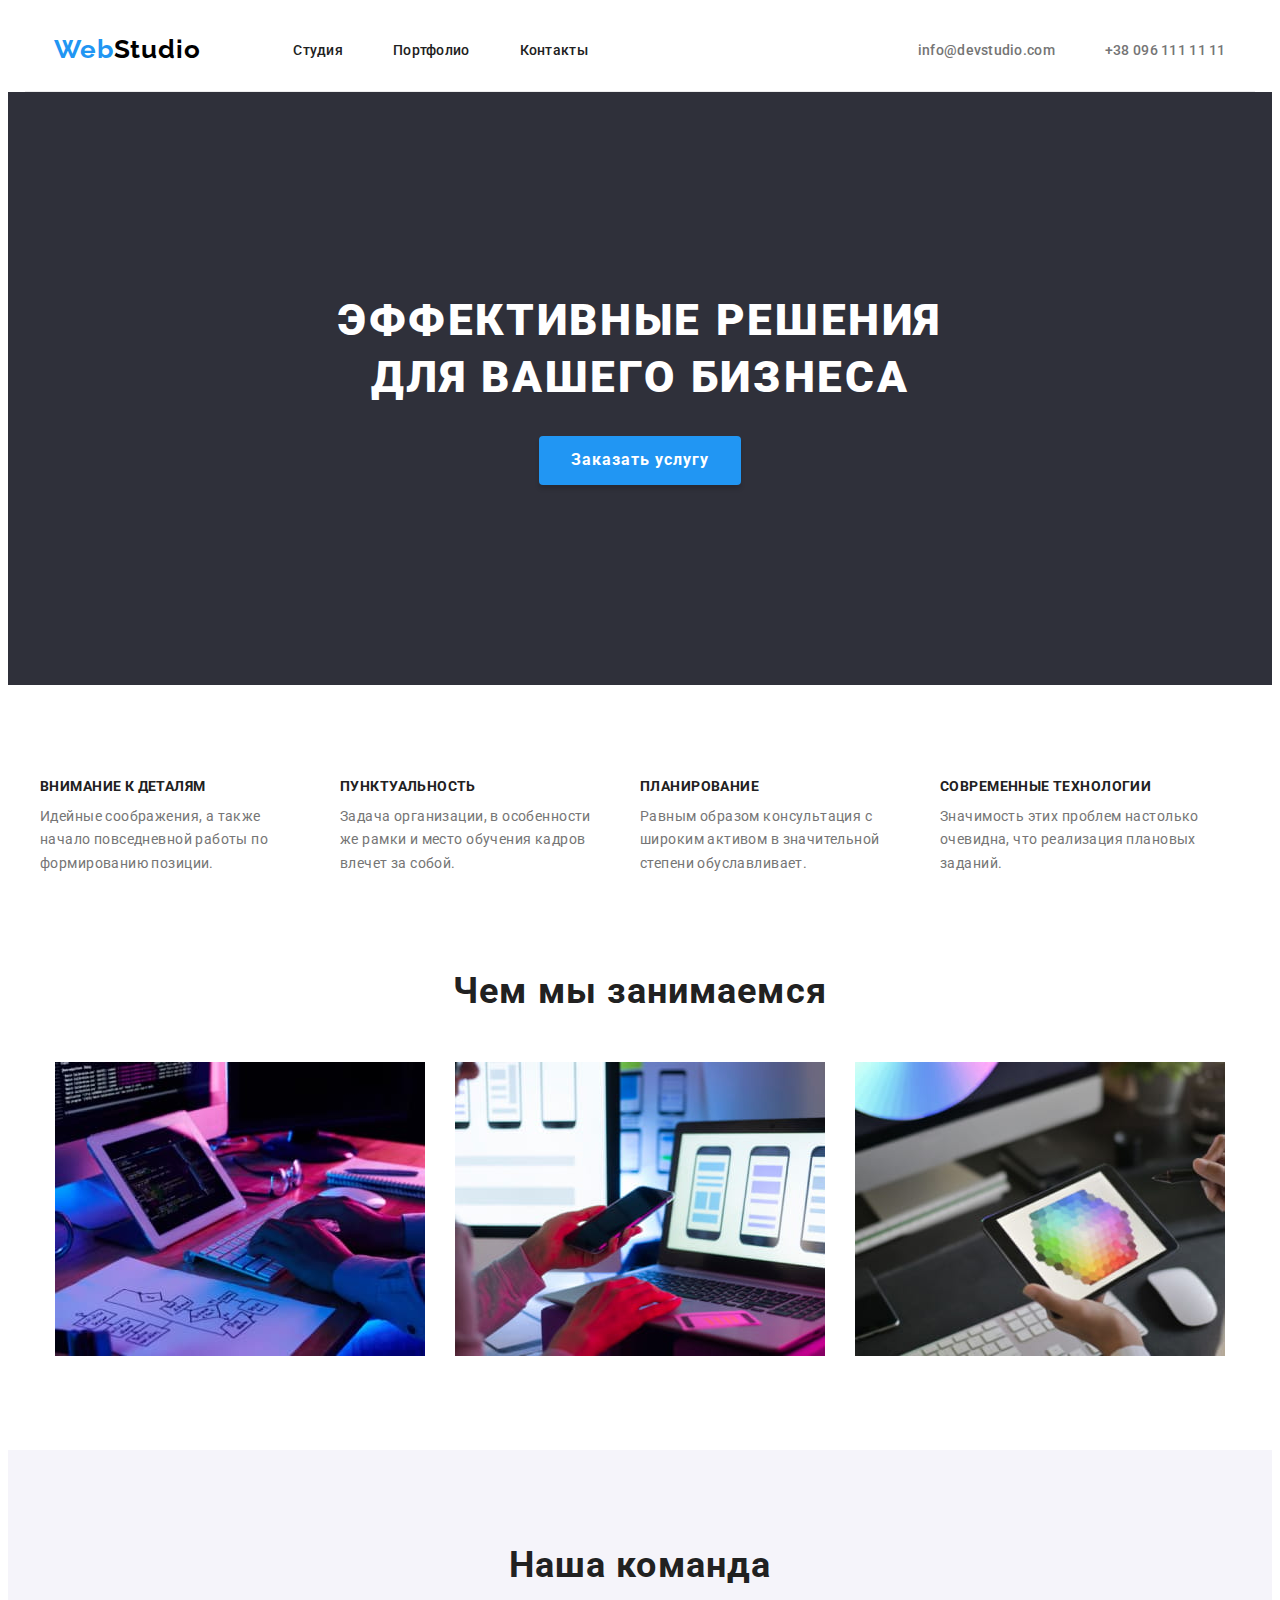
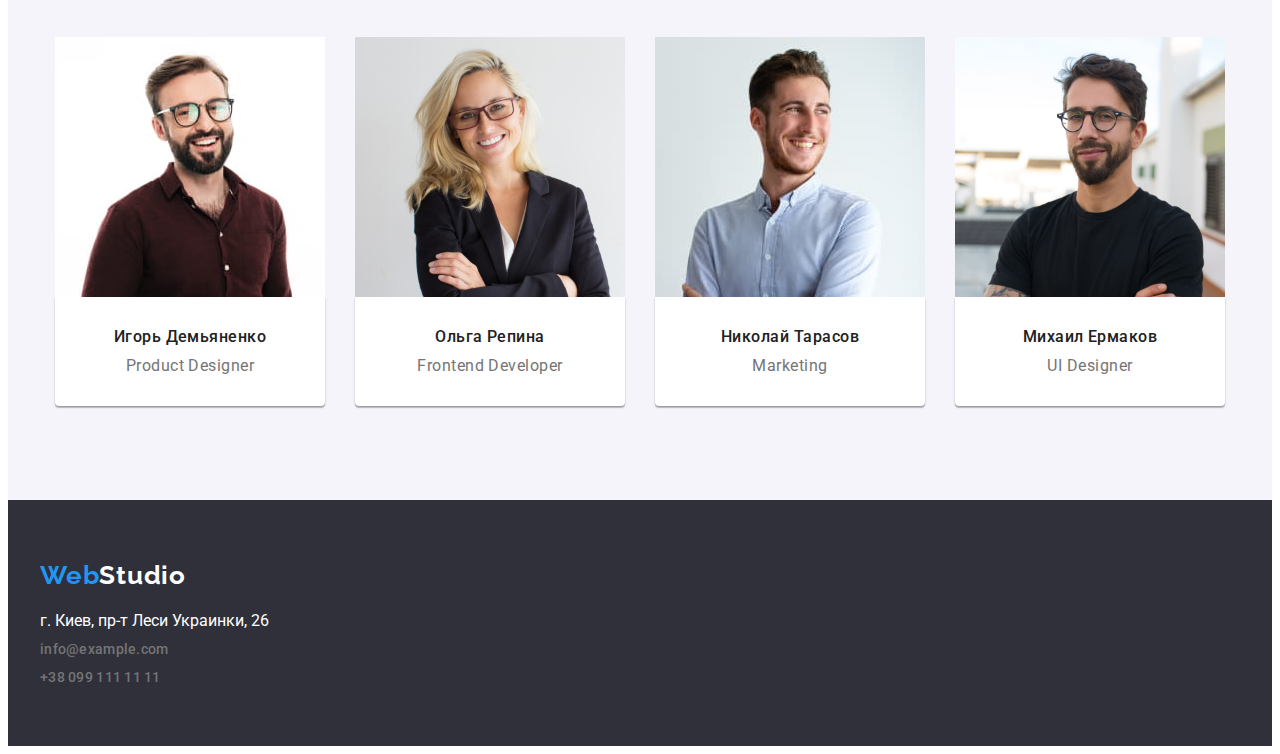
<file: index.html>
<!DOCTYPE html>
<html lang="en">
<head>
    <meta charset="UTF-8">
    <meta http-equiv="X-UA-Compatible" content="IE=edge">
    <meta name="viewport" content="width=device-width, initial-scale=1.0">
    <title>Document</title>
    <link rel="stylesheet" href="https://cdnjs.cloudflare.com/ajax/libs/modern-normalize/1.1.0/modern-normalize.min.css"
        integrity="sha512-wpPYUAdjBVSE4KJnH1VR1HeZfpl1ub8YT/NKx4PuQ5NmX2tKuGu6U/JRp5y+Y8XG2tV+wKQpNHVUX03MfMFn9Q=="
        crossorigin="anonymous" referrerpolicy="no-referrer" />
    <link href="https://fonts.googleapis.com/css2?family=Raleway:wght@700&family=Roboto:wght@400;500;700;900&display=swap"
        rel="stylesheet">
    <link rel="stylesheet" href="./css/style.css" />
</head>
<body>
    <header class="header-one">
    
        <!--navigation section-->
    
        <div class="header-container container">
                <nav class="navigation">
                    <a href="#" class=" header-logo-link logo-link">Web<span class="  logo-dark-link">Studio</span></a>
                    <ul class="navigation-list">
                        <li class="navigation-item">
                            <a href="./index.html" class="navigation-link">Студия</a>
                        </li>
                        <li class="navigation-item">
                            <a href="./portfolio.html" class="navigation-link">Портфолио</a>
                        </li>
                        <li class="navigation-item">
                            <a href="#" class="navigation-link">Контакты</a>
                        </li>
                    </ul>
    
                </nav>
            <!--contacts section-->
                    <ul class="contacts-list">
                        <li class="contacts-item">
                            <a href="mailto:info@devstudio.com" class="contacts mail-link">info@devstudio.com</a>
                        </li>
                        <li class="contacts-item">
                            <a href="tel:+380961111111" class="contacts phone-link"> +38 096 111 11 11</a>
                        </li>
                    </ul>
        </div>
        
    
    
    
    
    </header>
    
    <main class="section-main-one">
        <!--HERO-->
        <section class="hero">
            <div class="container">
                <h1 class="hero-title">Эффективные решения для вашего бизнеса </h1>
                <button type="button" class="button hero-btn"> Заказать услугу</button>
            </div>
    
        </section>
    
        <!--why we section-->
                <section class="features">
                    <div class="container features-container">
                        <h2 class="features-title visually-hidden"> особенности </h2>
                        <ul class="features-list">
                            <li class="features-item">
                                    <h3 class="features-subtitle">Внимание к деталям</h3>
                                    <p class="features-text">Идейные соображения, а также начало повседневной работы по
                                        формированию позиции.
                                    </p>
                            </li>
    
                            <li class="features-item"> 
                                    <h3 class="features-subtitle">Пунктуальность</h3>
                                    <p class="features-text">Задача организации, в особенности же рамки и место обучения
                                        кадров влечет за собой.</p>
                            </li>
    
                            <li class="features-item">
                                    <h3 class="features-subtitle">Планирование</h3>
                                    <p class="features-text">Равным образом консультация с широким активом в значительной
                                        степени обуславливает.</p>
                            </li>
    
                            <li class="features-item">
                                    <h3 class="features-subtitle">Современные технологии</h3>
                                    <p class="features-text">Значимость этих проблем настолько очевидна, что реализация
                                        плановых заданий.</p>
                            </li>
                        </ul>
                    </div> 
                </section>
                <!--about us section-->
                <section class="about">
                    <div class="container about-container">
                        <h2 class="about-title">Чем мы занимаемся</h2>
                        <ul class="about-list">
                            <li class="about-item">
                                <img class="desktop" src="images/desktop.jpg" alt="Десктопные приложения"
                                    width="370">
                            </li>
                            <li class="about-item">
                                <img class="mobile" src="images/mobile.jpg" alt="Мобильные приложения" width="370">
                            </li>
                            <li class="about-item">
                                <img class="dezign" src="images/dezign.jpg" alt="Дизайнерские решения"
                                    width="370">
                            </li>
                        </ul>
                    </div>
                </section>
        <!--our team-->
        <section class="team">
            <div class="container team-container">
                <h2 class="team-title">Наша команда</h2>
                <ul class="team-list">
    
                    <li class="team-item">
                        <img src="images/glassman.jpg" alt="Игорь Демьяненко" width="270">
                        <div class="team-card">
                        <h3 class="team-subtitle">Игорь Демьяненко</h3>
                        <p class="team-positions">Product Designer</p>
                        </div>
                    </li>
                    <li class="team-item">
                        <img src="images/blondgirl.jpg" alt="Ольга Репина" width="270">
                        <div class="team-card"> 
                        <h3 class="team-subtitle">Ольга Репина</h3>
                        <p class="team-positions">Frontend Developer</p>
                        </div>
                    </li>
                    <li class="team-item">
                        <img src="images/t-shirtman.jpg" alt="Николай Тарасов" width="270">
                        <div class="team-card">
                        <h3 class="team-subtitle">Николай Тарасов</h3>
                        <p class="team-positions">Marketing</p>
                        </div>
                    </li>
                    <li class="team-item">
                        <img src="images/maninblack.jpg" alt="Михаил Ермаков" width="270">
                        <div class="team-card"> 
                        <h3 class="team-subtitle">Михаил Ермаков</h3>
                        <p class="team-positions">UI Designer</p>
                        </div>
                    </li>
    
                </ul>
            </div>
        </section>
    </main>
    
    
    
    <footer class="footer-one">
    
    
        <!--footer section-->
            <div class="container">
                    <a href="#WebStudio" class="footer-logo logo-link">Web<span class="footer-logo logo-light-link">Studio</span></a>
                <address class="footer-address address">
                    <ul class="footer-list">
                        <li class="footer-item">
                            <a href="#" class="footer-addr">г. Киев, пр-т Леси Украинки, 26</a>
                        </li>
                        <li class="footer-item">
                            <a href="mailto:info@example.com" class="contacts mail-link">info@example.com</a>
                        </li>
                        <li class="footer-item ">
                            <a href="tel:+380991111111" class="contacts phone-link">+38 099 111 11 11</a>
                        </li>
                    </ul>
                </address>
            </div>
    
   
    </footer>
</body>
</html>
</file>
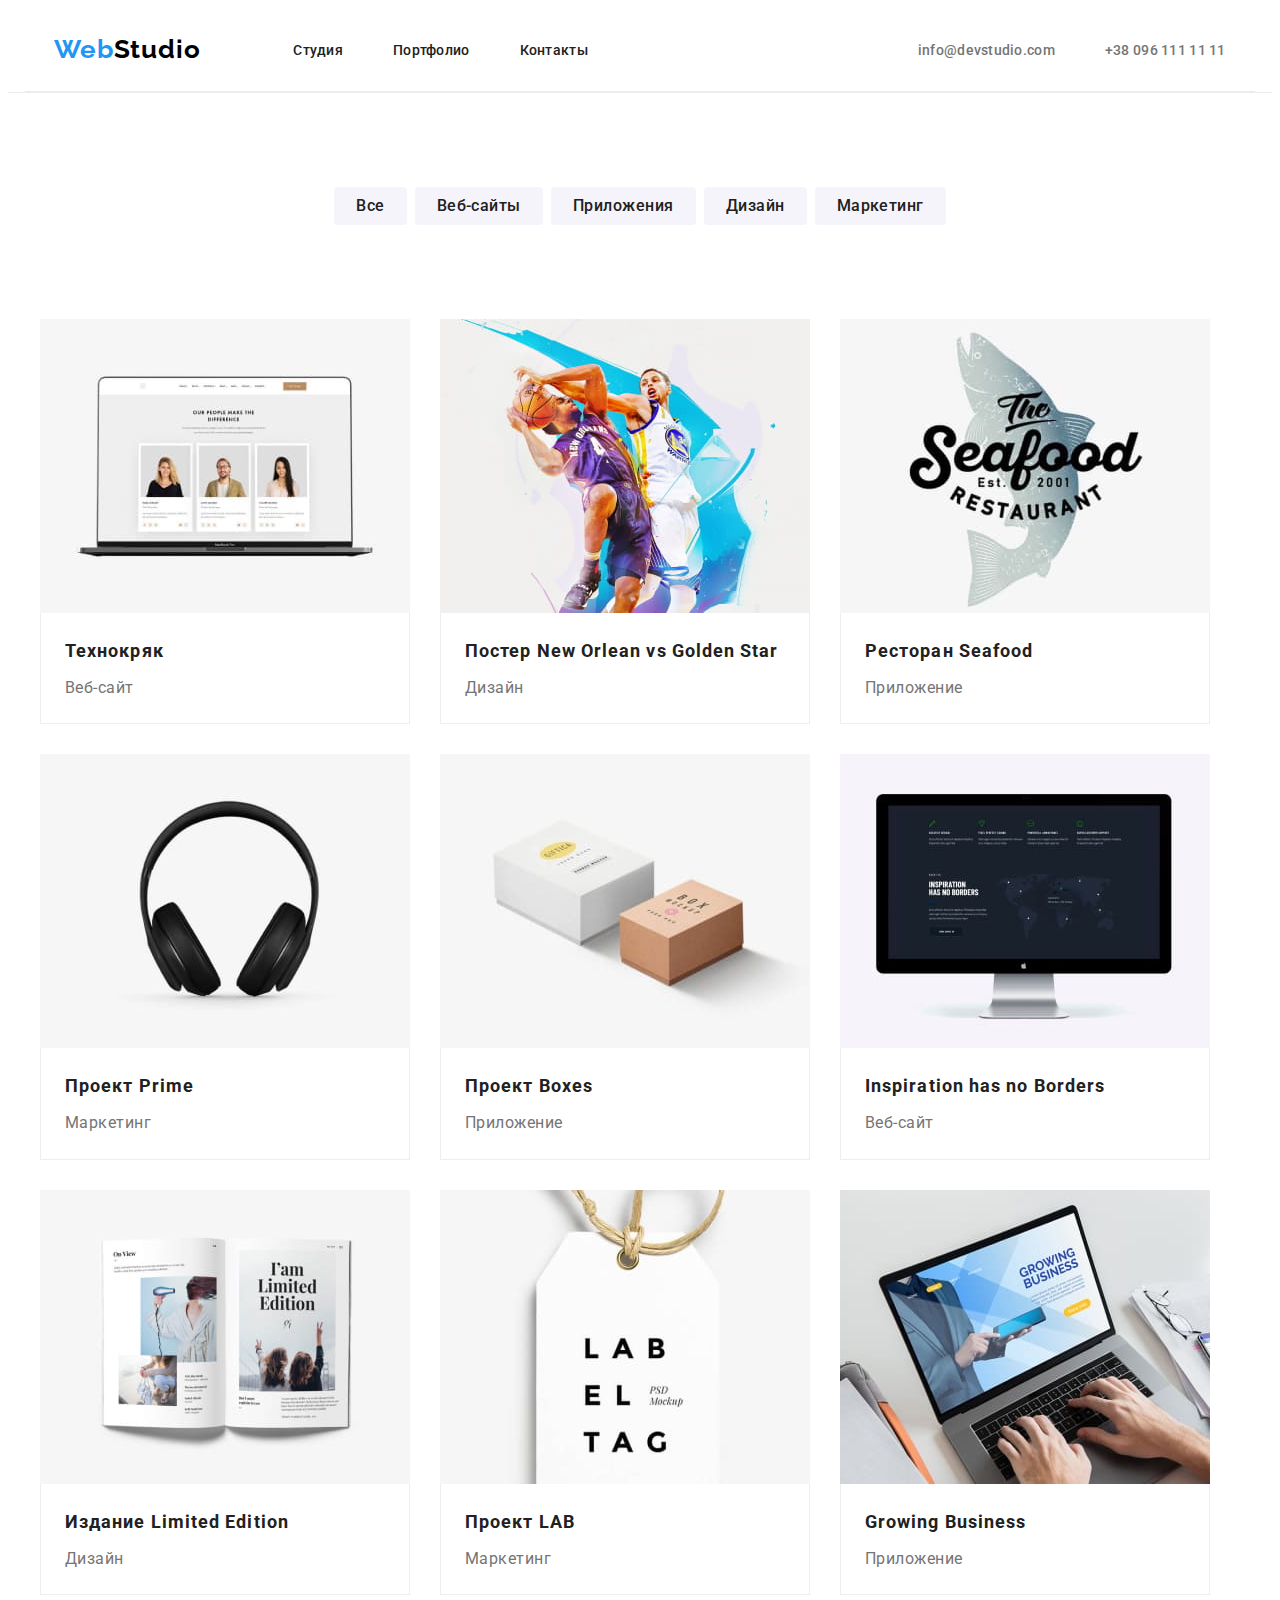
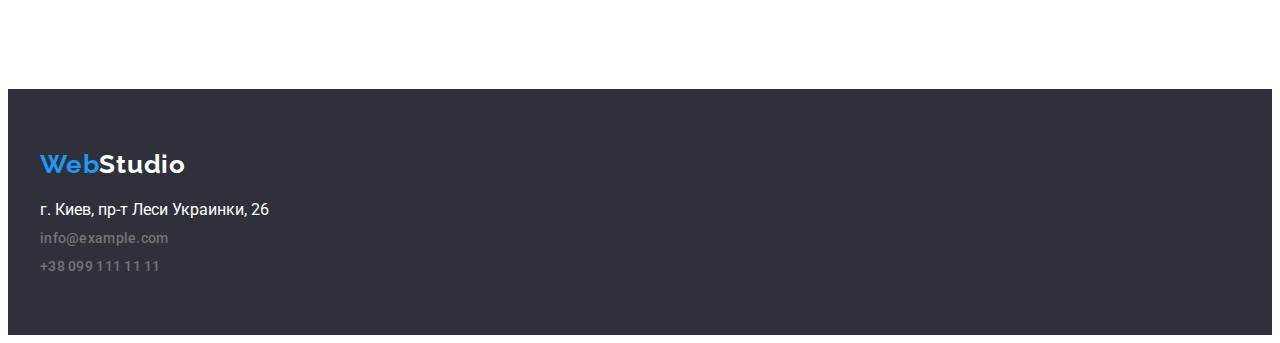
<file: portfolio.html>
<!DOCTYPE html>
<html lang="ru">
<head>
    <meta charset="UTF-8">
    <meta http-equiv="X-UA-Compatible" content="IE=edge">
    <meta name="viewport" content="width=device-width, initial-scale=1.0">
    <title>Document</title>
   <!--- <link rel="preconnect" href="https://fonts.googleapis.com">
    <link rel="preconnect" href="https://fonts.gstatic.com" crossorigin>-->
    <link rel="stylesheet" href="https://cdnjs.cloudflare.com/ajax/libs/modern-normalize/1.1.0/modern-normalize.min.css"
        integrity="sha512-wpPYUAdjBVSE4KJnH1VR1HeZfpl1ub8YT/NKx4PuQ5NmX2tKuGu6U/JRp5y+Y8XG2tV+wKQpNHVUX03MfMFn9Q=="
        crossorigin="anonymous" referrerpolicy="no-referrer" />
    <link href="https://fonts.googleapis.com/css2?family=Raleway:wght@700&family=Roboto:wght@400;500;700;900&display=swap"
        rel="stylesheet">
    <link rel="stylesheet" href="./css/style.css" />
</head>
<body>
    <header class="header-portfolio">
    
        <!--navigation section-->
    
        <div class="header-container container">
            <nav class="navigation">
                <a href="#" class=" header-logo-link logo-link">Web<span class="  logo-dark-link">Studio</span></a>
                <ul class="navigation-list">
                    <li class="navigation-item">
                        <a href="./index.html" class="navigation-link">Студия</a>
                    </li>
                    <li class="navigation-item">
                        <a href="./portfolio.html" class="navigation-link">Портфолио</a>
                    </li>
                    <li class="navigation-item">
                        <a href="#" class="navigation-link">Контакты</a>
                    </li>
                </ul>
    
            </nav>
            <!--contacts section-->
            <ul class="contacts-list">
                <li class="contacts-item">
                    <a href="mailto:info@devstudio.com" class="contacts mail-link">info@devstudio.com</a>
                </li>
                <li class="contacts-item">
                    <a href="tel:+380961111111" class="contacts phone-link"> +38 096 111 11 11</a>
                </li>
            </ul>
        </div>
    
    
    
    
    
    </header>
    <main class="portfolio-main">
        <!--main portfolio-->
        <section class="section-btn">
            <div class="container">
                <!--buttons section-->
                <ul class="btn-list">
                    <li class="btn-item">
                        <button type="button" class="btns">Все</button>
                    </li>
                    <li class="btn-item">
                        <button type="button" class="btns">Веб-сайты</button>
                    </li>
                    <li class="btn-item">
                        <button type="button" class="btns">Приложения</button>
                    </li>
                    <li class="btn-item">
                        <button type="button" class="btns">Дизайн</button>
                    </li>
                    <li class="btn-item">
                        <button type="button" class="btns">Маркетинг</button>
                    </li>
                </ul>
                <!--projects section-->
                <ul class="projects-list">
                    <li class="projects-item">
                        <a class="projects-card">
                            <img src="images/technopark.jpg" alt="технопарк" width="370" >
                            <div class="projects-bord">
                            <h2 class="projects-subtitle">Технокряк</h2>
                            <p class="projects-text">Веб-сайт</p>
                            </div>
                        </a>
                    </li>
                    <li class="projects-item">
                        <a class="projects-card">
                            <img src="images/basketball.jpg" alt="баскетбол" width="370">
                            <div class="projects-bord">
                            <h2 class="projects-subtitle">Постер New Orlean vs Golden Star</h2>
                            <p class="projects-text">Дизайн</p>
                            </div>
                        </a>
                    </li>
                    <li class="projects-item">
                        <a class="projects-card">
                            <img src="images/seafood.jpg" alt="ресторан" width="370">
                            <div class="projects-bord">
                            <h2 class="projects-subtitle">Ресторан Seafood</h2>
                            <p class="projects-text">Приложение</p>
                            </div>
                        </a>
                    </li>
                    <li class="projects-item">
                        <a class="projects-card">
                            <img src="images/headphones.jpg" alt="проект прайм" width="370">
                            <div class="projects-bord">
                            <h2 class="projects-subtitle">Проект Prime</h2>
                            <p class="projects-text">Маркетинг</p>
                            </div>
                        </a>
                    </li>
                    <li class="projects-item">
                        <a class="projects-card">
                            <img src="images/boxes.jpg" alt="бокс" width="370">
                            <div class="projects-bord">
                            <h2 class="projects-subtitle">Проект Boxes</h2>
                            <p class="projects-text">Приложение</p>
                            </div>
                        </a>
                    </li>
                    <li class="projects-item">
                        <a class="projects-card">
                            <img src="images/imac.jpg" alt="Границы" width="370">
                            <div class="projects-bord">
                            <h2 class="projects-subtitle">Inspiration has no Borders</h2>
                            <p class="projects-text">Веб-сайт</p>
                            </div>
                        </a>
                    </li>
                    <li class=" projects-item">
                        <a class="projects-card">
                            <img src="images/limited-edition.jpg" alt="лимитное издание" width="370">
                            <div class="projects-bord">
                            <h2 class="projects-subtitle">Издание Limited Edition</h2>
                            <p class="projects-text">Дизайн</p>
                            
                        </a>
                    </li>
                    <li class="projects-item">
                        <a class="projects-card">
                            <img src="images/lab.jpg" alt="лаб" width="370">
                            <div class="projects-bord">
                            <h2 class="projects-subtitle">Проект LAB</h2>
                            <p class="projects-text">Маркетинг</p>
                            </div>
                        </a>
                    </li>
                    <li class="projects-item">
                        <a class="projects-card">
                            <img src="images/growing-business.jpg" alt="растущий бизнес" width="370">
                            <div class="projects-bord">
                            <h2 class="projects-subtitle">Growing Business</h2>
                            <p class="projects-text">Приложение</p>
                            </div>
                        </a>
                    </li>
                </ul>
            </div>
        </section>
    </main>
    <!--footer portfolio-->
    <footer class="footer-one">
    
    
        <!--footer section-->
        <div class="container">
            <a href="#WebStudio" class="footer-logo logo-link">Web<span
                    class="footer-logo logo-light-link">Studio</span></a>
            <address class="footer-address address">
                <ul class="footer-list">
                    <li class="footer-item">
                        <a href="#" class="footer-addr">г. Киев, пр-т Леси Украинки, 26</a>
                    </li>
                    <li class="footer-item">
                        <a href="mailto:info@example.com" class="contacts mail-link">info@example.com</a>
                    </li>
                    <li class="footer-item ">
                        <a href="tel:+380991111111" class="contacts phone-link">+38 099 111 11 11</a>
                    </li>
                </ul>
            </address>
        </div>
    
    
    </footer>
</body>
</html>
</file>
<file: css/style.css>
/* reset */

h1,
h2,
h3,
h4,
h5,
h6,
p {
    margin: 0;
}

ul,
ol {
    list-style: none;
    margin: 0;
    padding: 0;
}

a {
    text-decoration: none;
    color: currentColor;
}

img {
    display: block;
}

button {
    cursor: pointer;
}

/* reset-end */
body {
    font-family: 'Roboto';
    font-style: normal;
}

:root {
    --blue: #2196F3;
    --gray: #757575;
    --black: #212121;
    --white: #FFFFFF;
    --def-black: #000000;
}

p {
    color: var(--gray);
}

span {
    color: var(--gray);
}

ul,
ol {
    list-style: none;
}

a {
    text-decoration: none;
}

/*header-section*/

.container{
    width: 1200px;
    margin: 0 auto;
    padding-left: 15px;
    padding-right: 15px;
}

.header-container{
    display: flex;
    align-items: center;
    justify-content: center;
    border-bottom: 1px solid #ECECEC;
}


/*navigation section*/
.logo-link{
    font-family: 'Raleway', sans-serif;
    font-weight: 700;
    font-size: 26px;
    line-height: 1.2;
    letter-spacing: 0.03em;
    color: var(--blue);
    margin-right: -93px;
    
}

.header-logo-link{

        padding-top: 25px;
        padding-bottom: 24px;
        margin-right: 93px;
}

.logo-dark-link{
    font-family: 'Raleway', sans-serif;
    font-weight: 700;
    font-size: 26px;
    line-height: 1.2;
    letter-spacing: 0.03em;
    color: var(--def-black);
    
}

.logo-light-link{
    color:var(--white);
}

.navigation{
    display: flex;
    align-items: center;
    margin-right: 330px;
}

.navigation-list{
    display: flex;
    align-items: center;
}

.navigation-item{
 padding-top: 32px;
 padding-bottom: 32px;
}

.navigation-item:not(:last-child){
    margin-right: 50px;
}


.navigation-link{
    font-weight: 500;
    font-size: 14px;
    line-height: 1.1;
    letter-spacing: 0.02em;
    color: var(--black);
}

.navigation-link:hover,
.navigation-link:focus{
 color:var(--blue);
}

/*contacts section*/
.contacts{
    font-weight: 500;
    font-size: 14px;
    line-height: 1.1;
    letter-spacing: 0.02em;
    color: var(--gray);
}

.contacts:hover,
.contacts:focus{
    color:var(--blue);
}

.contacts-list{
    display: flex;
    align-items: center;
}

.contacts-item:first-child{
    margin-right: 50px;
} 

/*main*/

.hero{
    background: #2F303A;
    padding: 200px 0;

}

.hero-title{
    font-weight: 900;
    font-size: 44px;
    line-height: 1.3;
    text-align: center;
    letter-spacing: 0.06em;          
    text-transform: uppercase;
    color: var(--white);
    max-width: 696px;
    margin: 0 auto 30px;
}

.hero-btn{
    font-family: 'Roboto', sans-serif;
    font-weight: 700;
    font-size: 16px;
    line-height: 1.8;
    display: flex;
    align-items: center;
    text-align: center;
    letter-spacing: 0.06em;
    box-shadow: 0px 4px 4px rgba(0, 0, 0, 0.15);
        border-radius: 4px;
        border: 0px;
    
    color: var(--white);
    background-color: var(--blue);
    margin: auto;
    padding: 10px 32px;
    
    
}

.hero-btn:hover,
.hero-btn:focus{
    background-color:#188CE8;;
    color: var(--white);
    box-shadow: 0px 4px 4px rgba(0, 0, 0, 0.15);
    border-radius: 4px;
}

/*why we section*/

.features{
    padding: 94px 0px;
}

.features-container{
    display: flex;
    align-items: center;
}

.features-list{
    display: flex;
    align-items: center;
}

.visually-hidden{
    position: absolute;
    width: 1px;
    height: 1px;
    margin: -1px;
    border: 0;
    padding: 0;
    white-space: nowrap;

    clip-path: inset(100%);
    clip: rect(0 0 0 0);
    overflow: hidden;
}

.features-item{
    flex-basis: 270px;
}

.features-item:not(:last-child){
  margin-right: 30px;
}


.features-subtitle{
    font-weight: 700;
    font-size: 14px;
    line-height: 1.1;
    letter-spacing: 0.03em;
    text-transform: uppercase;
    color: var(--black);
    margin-bottom: 10px;
}

.features-text{
    font-weight: 400;
    font-size: 14px;
    line-height: 1.7;
    letter-spacing: 0.03em;
    color: var(--gray);
}

/*section about*/

.about{
    padding-bottom: 94px;
}

.about-title{
    font-weight: 700;
    font-size: 36px;
    line-height: 42px;
    text-align: center;
    letter-spacing: 0.03em;
    color: var(--black);
    margin-bottom: 50px;
}

.about-list{
    display: flex;
    justify-content: center;
}

.about-item:not(:last-child){
    margin-right: 30px;
}
/*.desktop{

}

.mobile{

}

.dezign{

}*/

/*team section*/

.team{
    background: #F5F4FA;
    padding: 94px 0px;

}

.team-title {
    font-weight: 700;
    font-size: 36px;
    line-height: 1.2;
    text-align: center;
    letter-spacing: 0.03em;
    color: #212121;
    margin-bottom: 50px;
}

.team-list{
    display: flex;
    align-items: center;
    justify-content: center;
}

.team-item:not(:last-child){
    margin-right: 30px;
}

.team-item{
    text-align: center;
}

.team-card{
    background: var(--white);
        /* material shadow v1 */
    
        box-shadow: 0px 1px 3px rgba(0, 0, 0, 0.12), 0px 1px 1px rgba(0, 0, 0, 0.14), 0px 2px 1px rgba(0, 0, 0, 0.2);
        border-radius: 0px 0px 4px 4px;
    padding: 30px 0;
}

.team-subtitle{
    font-weight: 500;
    font-size: 16px;
    line-height: 1.2;
    text-align: center;
    letter-spacing: 0.03em;
    color: #212121;
    margin-bottom: 10px;
}

.team-positions{
font-weight: 400;
font-size: 16px;
line-height: 1.2;
text-align: center;
letter-spacing: 0.03em;
}






/*portfolio*/

/*buttons section*/
.btn{
    font-weight: 500;
    font-size: 16px;
    line-height: 1.6;
    text-align: center;
    letter-spacing: 0.03em;
    color:var(--white);
}

.btn:hover,
.btn:focus{
    background-color: var(--blue);
}

/*footer section*/

.footer-one{
    background: #2F303A;
    padding: 60px 0;
}

.footer-logo{
    display: inline-block;
    margin-bottom: 10px;
}

.address{
    font-style: normal;
}

.footer-addr {
    font-style: normal;
    color: #FFFFFF;
}


.footer-item:not(:last-child){
    margin-bottom: 9px;
}


/*portfolio*/

.header-portfolio{
    border-bottom: 1px solid #ECECEC;
}

/*button section*/

.section-btn{
    padding-top: 94px;
    padding-bottom: 94px;
}

.btn-list{
    display: flex;
    align-items: center;
    justify-content: center;
}

.btn-item:not(:last-child){
    margin-right: 8px;
}

.btns {
    font-family: 'Roboto', sans-serif;
    font-style: normal;
    font-weight: 500;
    font-size: 16px;
    line-height: 26px;
    /* identical to box height, or 162% */

    text-align: center;
    letter-spacing: 0.03em;

    color: var(--black);

    background: #F5F4FA;
    border-radius: 4px;
    border: 0px;
    padding: 6px 22px;
}

.btns:hover,
.btns:focus {
    background-color: var(--blue);
    color: var(--white);
    box-shadow: 0px 3px 1px rgba(0, 0, 0, 0.1), 0px 1px 2px rgba(0, 0, 0, 0.08), 0px 2px 2px rgba(0, 0, 0, 0.12);
        border-radius: 4px;
}

/*projects section*/



.projects-list{
    margin-top: 94px;
    display: flex;
    flex-wrap: wrap;
    justify-content: flex-start;
    margin-right: -30px;
    margin-bottom: -30px;
}

.projects-item{
    margin-right: 30px;
    margin-bottom: 30px;
}


.projects-card{
    background: var(--white);

        display: block;
        align-items: center;
        flex-wrap: wrap;
}

.projects-subtitle {
    font-weight: 700;
    font-size: 18px;
    line-height: 2;
    letter-spacing: 0.06em;
    color: var(--black);
}

.projects-text {
    font-weight: 400;
    font-size: 16px;
    line-height: 1.9;
    letter-spacing: 0.03em;
    color: var(--gray);
    margin-top: 4px;
}

.projects-bord{
    padding: 20px 24px;
    border: 1px solid #EEEEEE;
    border-top: none;
}
</file>
